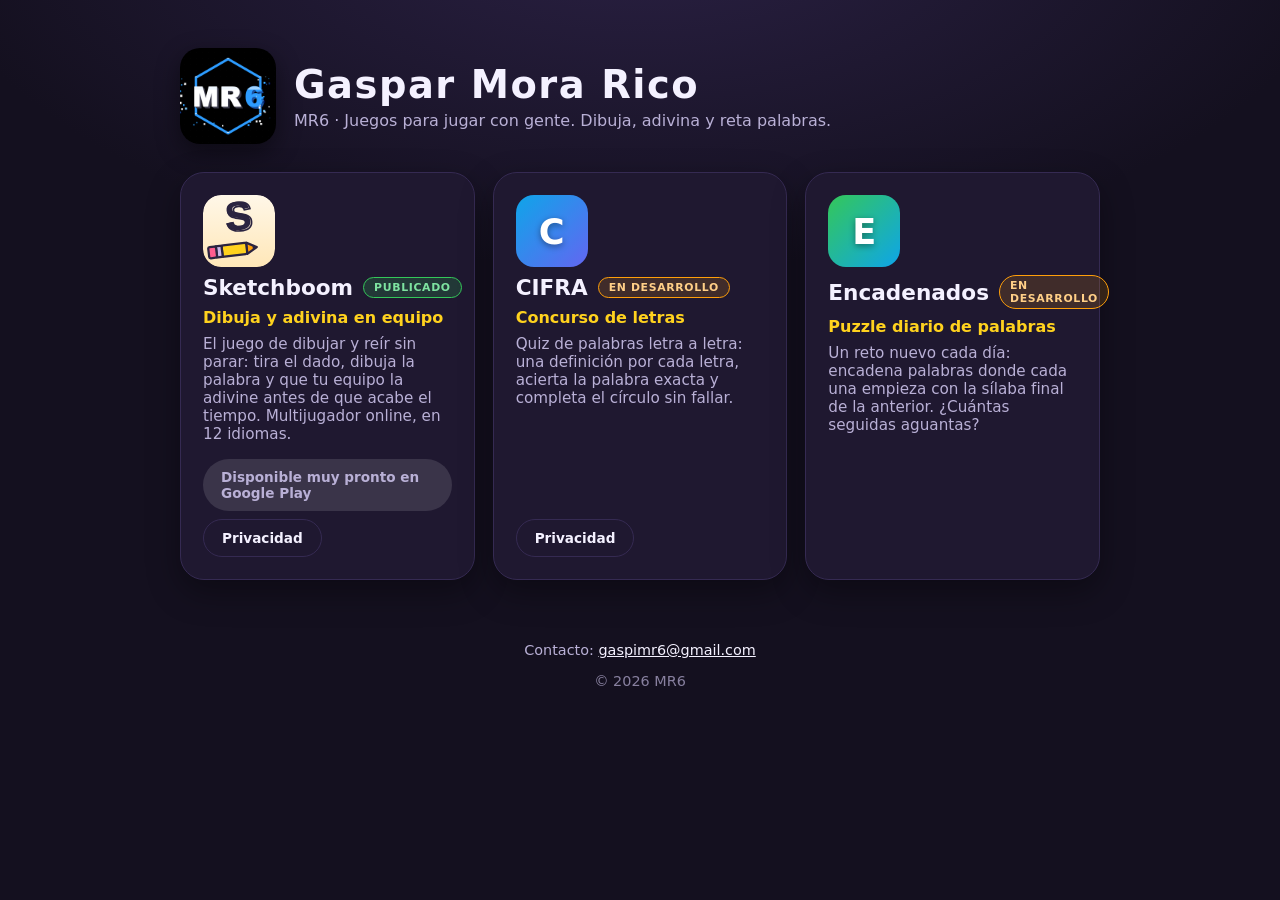
<file: index.html>
<!DOCTYPE html>
<html lang="es">
<head>
<meta charset="utf-8">
<meta name="viewport" content="width=device-width, initial-scale=1">
<title>MR6 · Juegos</title>
<meta name="description" content="Juegos de MR6: Sketchboom, CCifra y Encadenados.">
<link rel="icon" href="assets/mr6-icon.png">
<link rel="stylesheet" href="styles.css">
</head>
<body>
<header class="hero">
  <img class="brand-icon" src="assets/mr6-icon.png" alt="MR6" width="96" height="96">
  <div>
    <h1>Gaspar Mora Rico</h1>
    <p class="subtitle">MR6 · Juegos para jugar con gente. Dibuja, adivina y reta palabras.</p>
  </div>
</header>

<main>
  <div id="games" class="grid">
    <p class="loading">Cargando juegos…</p>
  </div>
</main>

<footer>
  <p>Contacto: <a href="mailto:gaspimr6@gmail.com">gaspimr6@gmail.com</a></p>
  <p class="copy">© 2026 MR6</p>
</footer>

<script src="app.js"></script>
</body>
</html>
</file>
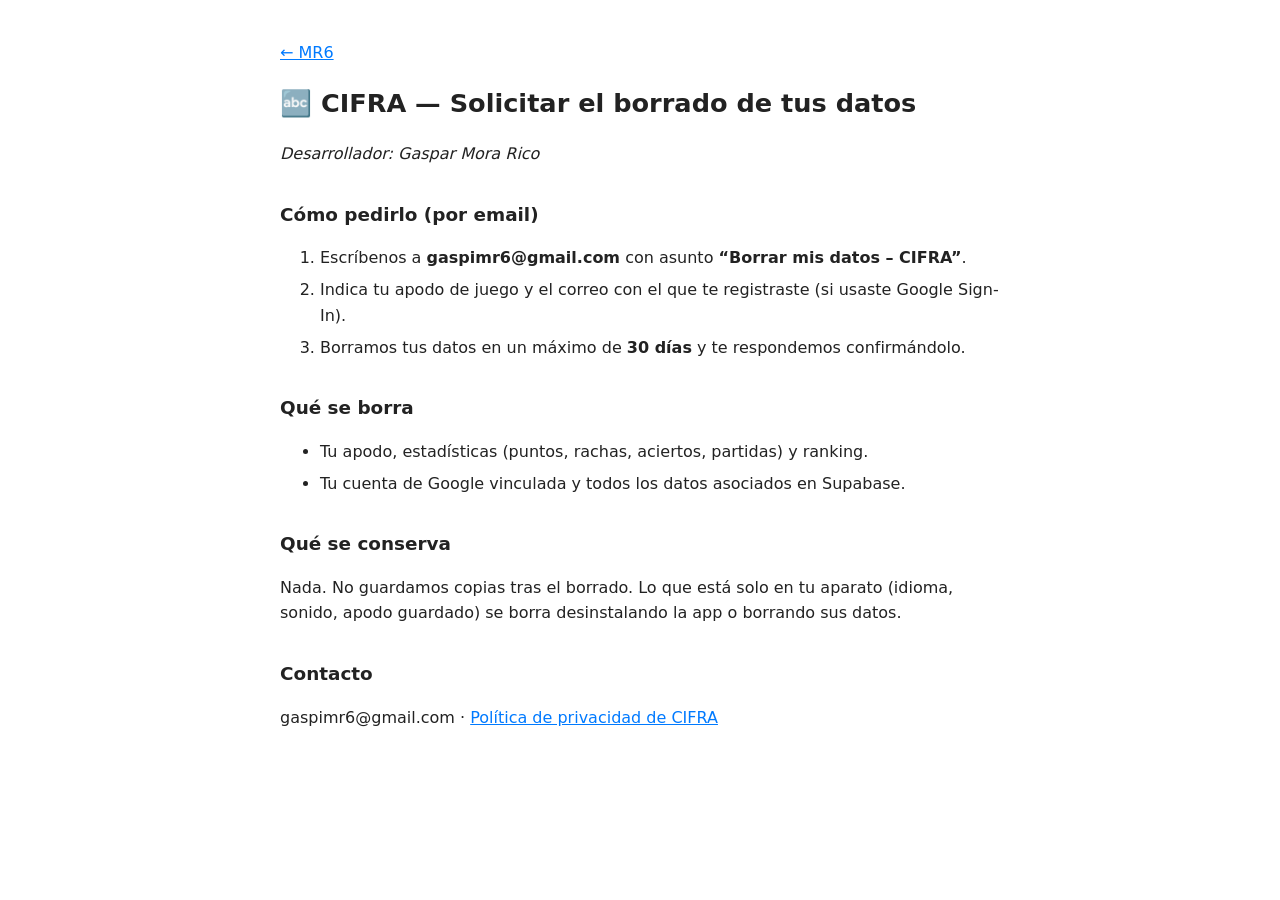
<file: cifra/borrar-datos.html>
<!DOCTYPE html>
<html lang="es">
<head>
<meta charset="utf-8">
<meta name="viewport" content="width=device-width, initial-scale=1">
<title>CIFRA — Solicitar el borrado de tus datos</title>
<style>
  body { font-family: system-ui, -apple-system, sans-serif; max-width: 720px; margin: 0 auto; padding: 24px 16px 64px; color: #222; line-height: 1.6; }
  h1 { font-size: 1.6rem; } h2 { font-size: 1.15rem; margin-top: 1.8em; }
  a { color: #007AFF; }
  ol li, ul li { margin-bottom: .4em; }
</style>
</head>
<body>
<p><a href="../index.html">← MR6</a></p>
<h1>🔤 CIFRA — Solicitar el borrado de tus datos</h1>
<p><em>Desarrollador: Gaspar Mora Rico</em></p>

<h2>Cómo pedirlo (por email)</h2>
<ol>
  <li>Escríbenos a <strong>gaspimr6@gmail.com</strong> con asunto <strong>“Borrar mis datos – CIFRA”</strong>.</li>
  <li>Indica tu apodo de juego y el correo con el que te registraste (si usaste Google Sign-In).</li>
  <li>Borramos tus datos en un máximo de <strong>30 días</strong> y te respondemos confirmándolo.</li>
</ol>

<h2>Qué se borra</h2>
<ul>
  <li>Tu apodo, estadísticas (puntos, rachas, aciertos, partidas) y ranking.</li>
  <li>Tu cuenta de Google vinculada y todos los datos asociados en Supabase.</li>
</ul>

<h2>Qué se conserva</h2>
<p>Nada. No guardamos copias tras el borrado. Lo que está solo en tu aparato (idioma, sonido, apodo guardado) se borra desinstalando la app o borrando sus datos.</p>

<h2>Contacto</h2>
<p>gaspimr6@gmail.com · <a href="privacy-policy.html">Política de privacidad de CIFRA</a></p>
</body>
</html>
</file>
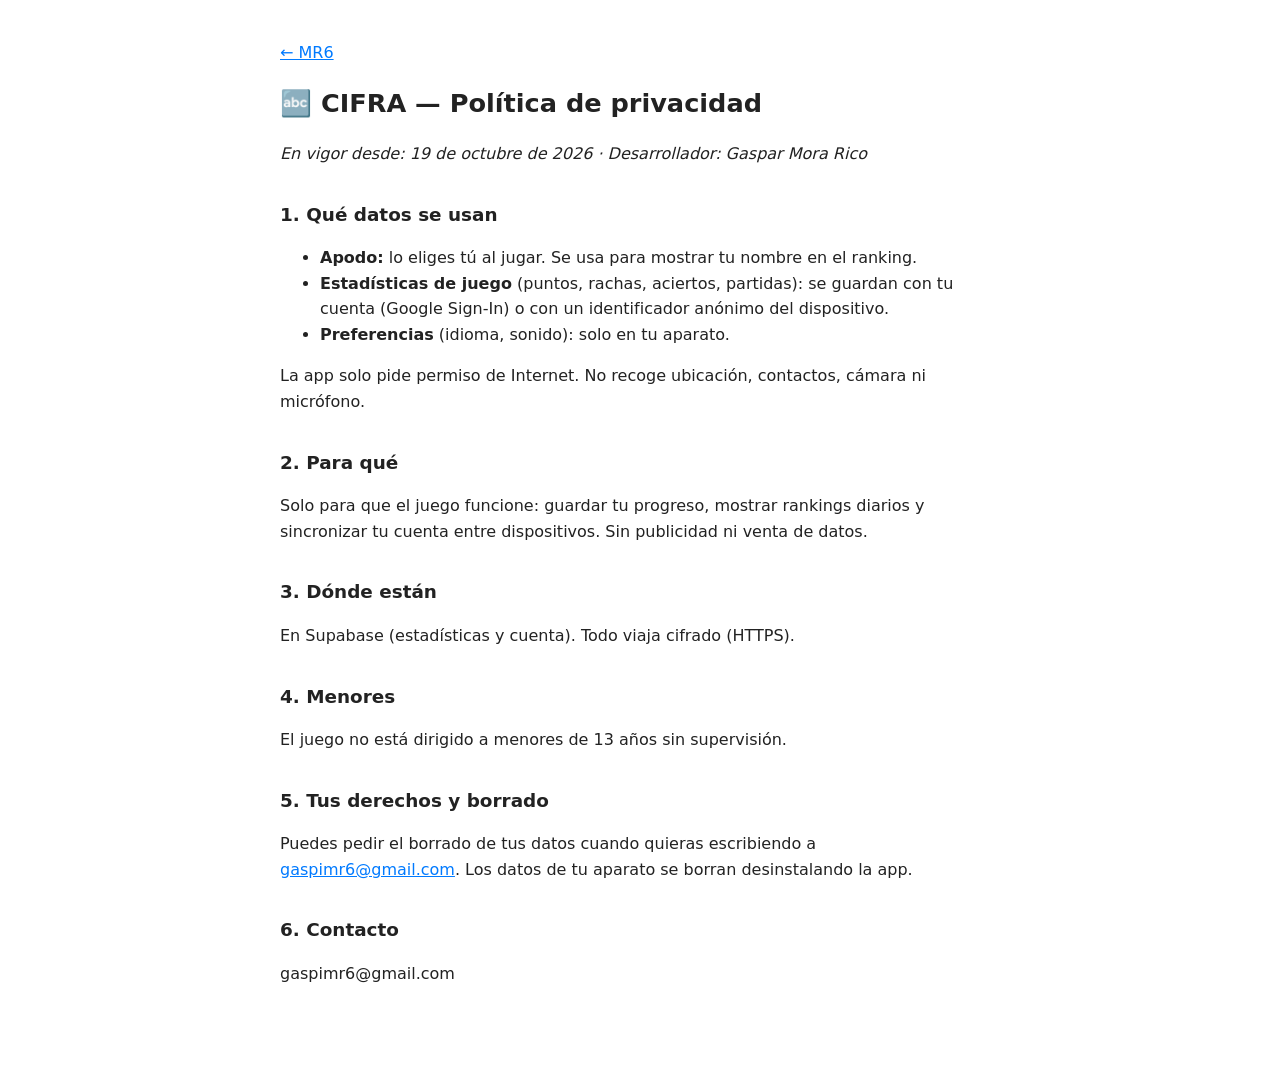
<file: cifra/privacy-policy.html>
<!DOCTYPE html>
<html lang="es">
<head>
<meta charset="utf-8">
<meta name="viewport" content="width=device-width, initial-scale=1">
<title>CIFRA — Política de privacidad</title>
<style>
  body { font-family: system-ui, -apple-system, sans-serif; max-width: 720px; margin: 0 auto; padding: 24px 16px 64px; color: #222; line-height: 1.6; }
  h1 { font-size: 1.6rem; } h2 { font-size: 1.15rem; margin-top: 1.8em; }
  a { color: #007AFF; }
</style>
</head>
<body>
<p><a href="../index.html">← MR6</a></p>
<h1>🔤 CIFRA — Política de privacidad</h1>
<p><em>En vigor desde: 19 de octubre de 2026 · Desarrollador: Gaspar Mora Rico</em></p>

<h2>1. Qué datos se usan</h2>
<ul>
  <li><strong>Apodo:</strong> lo eliges tú al jugar. Se usa para mostrar tu nombre en el ranking.</li>
  <li><strong>Estadísticas de juego</strong> (puntos, rachas, aciertos, partidas): se guardan con tu cuenta (Google Sign-In) o con un identificador anónimo del dispositivo.</li>
  <li><strong>Preferencias</strong> (idioma, sonido): solo en tu aparato.</li>
</ul>
<p>La app solo pide permiso de Internet. No recoge ubicación, contactos, cámara ni micrófono.</p>

<h2>2. Para qué</h2>
<p>Solo para que el juego funcione: guardar tu progreso, mostrar rankings diarios y sincronizar tu cuenta entre dispositivos. Sin publicidad ni venta de datos.</p>

<h2>3. Dónde están</h2>
<p>En Supabase (estadísticas y cuenta). Todo viaja cifrado (HTTPS).</p>

<h2>4. Menores</h2>
<p>El juego no está dirigido a menores de 13 años sin supervisión.</p>

<h2>5. Tus derechos y borrado</h2>
<p>Puedes pedir el borrado de tus datos cuando quieras escribiendo a <a href="mailto:gaspimr6@gmail.com">gaspimr6@gmail.com</a>. Los datos de tu aparato se borran desinstalando la app.</p>

<h2>6. Contacto</h2>
<p>gaspimr6@gmail.com</p>
</body>
</html>
</file>
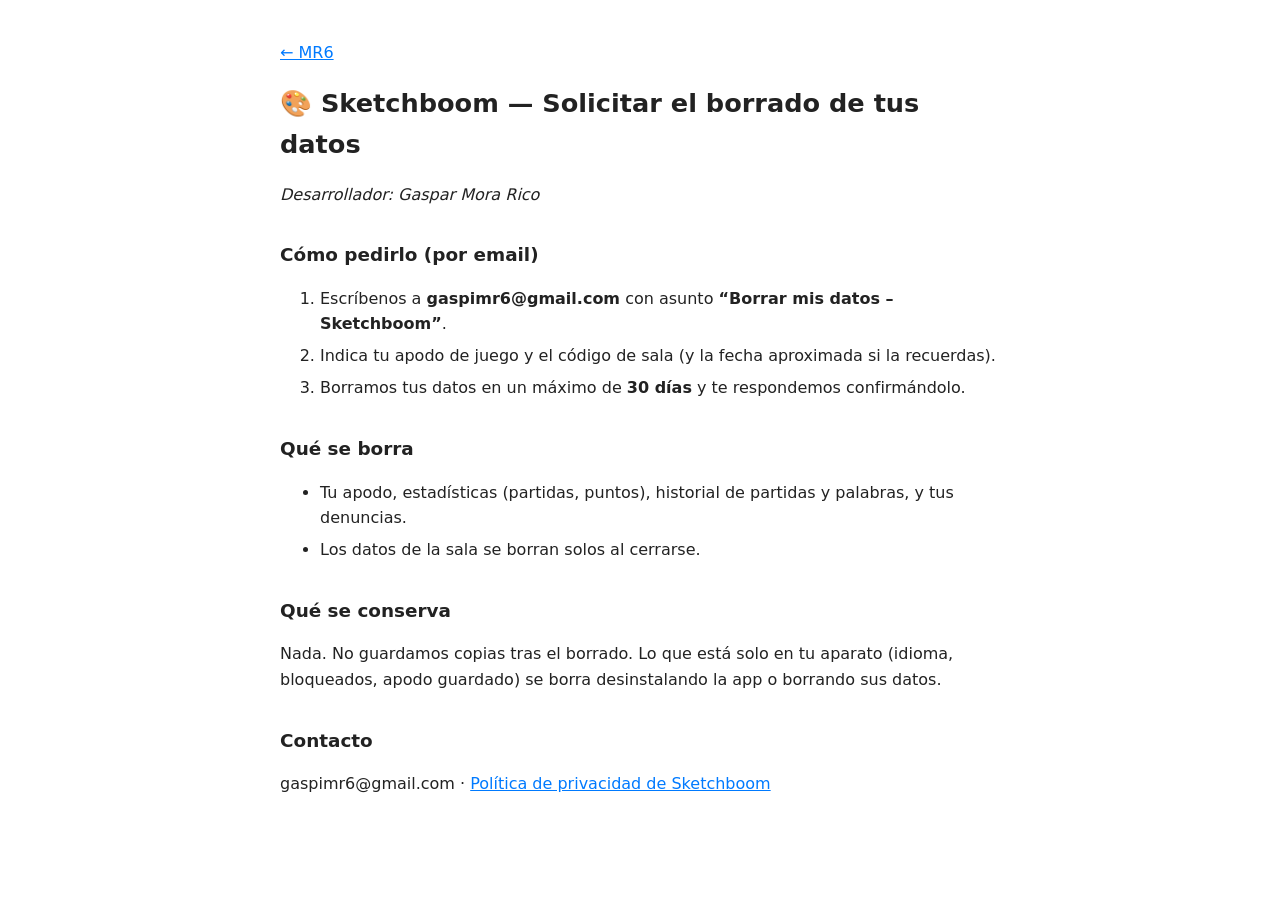
<file: sketchboom/borrar-datos.html>
<!DOCTYPE html>
<html lang="es">
<head>
<meta charset="utf-8">
<meta name="viewport" content="width=device-width, initial-scale=1">
<title>Sketchboom — Solicitar el borrado de tus datos</title>
<style>
  body { font-family: system-ui, -apple-system, sans-serif; max-width: 720px; margin: 0 auto; padding: 24px 16px 64px; color: #222; line-height: 1.6; }
  h1 { font-size: 1.6rem; } h2 { font-size: 1.15rem; margin-top: 1.8em; }
  a { color: #007AFF; }
  ol li, ul li { margin-bottom: .4em; }
</style>
</head>
<body>
<p><a href="../index.html">← MR6</a></p>
<h1>🎨 Sketchboom — Solicitar el borrado de tus datos</h1>
<p><em>Desarrollador: Gaspar Mora Rico</em></p>

<h2>Cómo pedirlo (por email)</h2>
<ol>
  <li>Escríbenos a <strong>gaspimr6@gmail.com</strong> con asunto <strong>“Borrar mis datos – Sketchboom”</strong>.</li>
  <li>Indica tu apodo de juego y el código de sala (y la fecha aproximada si la recuerdas).</li>
  <li>Borramos tus datos en un máximo de <strong>30 días</strong> y te respondemos confirmándolo.</li>
</ol>

<h2>Qué se borra</h2>
<ul>
  <li>Tu apodo, estadísticas (partidas, puntos), historial de partidas y palabras, y tus denuncias.</li>
  <li>Los datos de la sala se borran solos al cerrarse.</li>
</ul>

<h2>Qué se conserva</h2>
<p>Nada. No guardamos copias tras el borrado. Lo que está solo en tu aparato (idioma, bloqueados, apodo guardado) se borra desinstalando la app o borrando sus datos.</p>

<h2>Contacto</h2>
<p>gaspimr6@gmail.com · <a href="privacy-policy.html">Política de privacidad de Sketchboom</a></p>
</body>
</html>
</file>
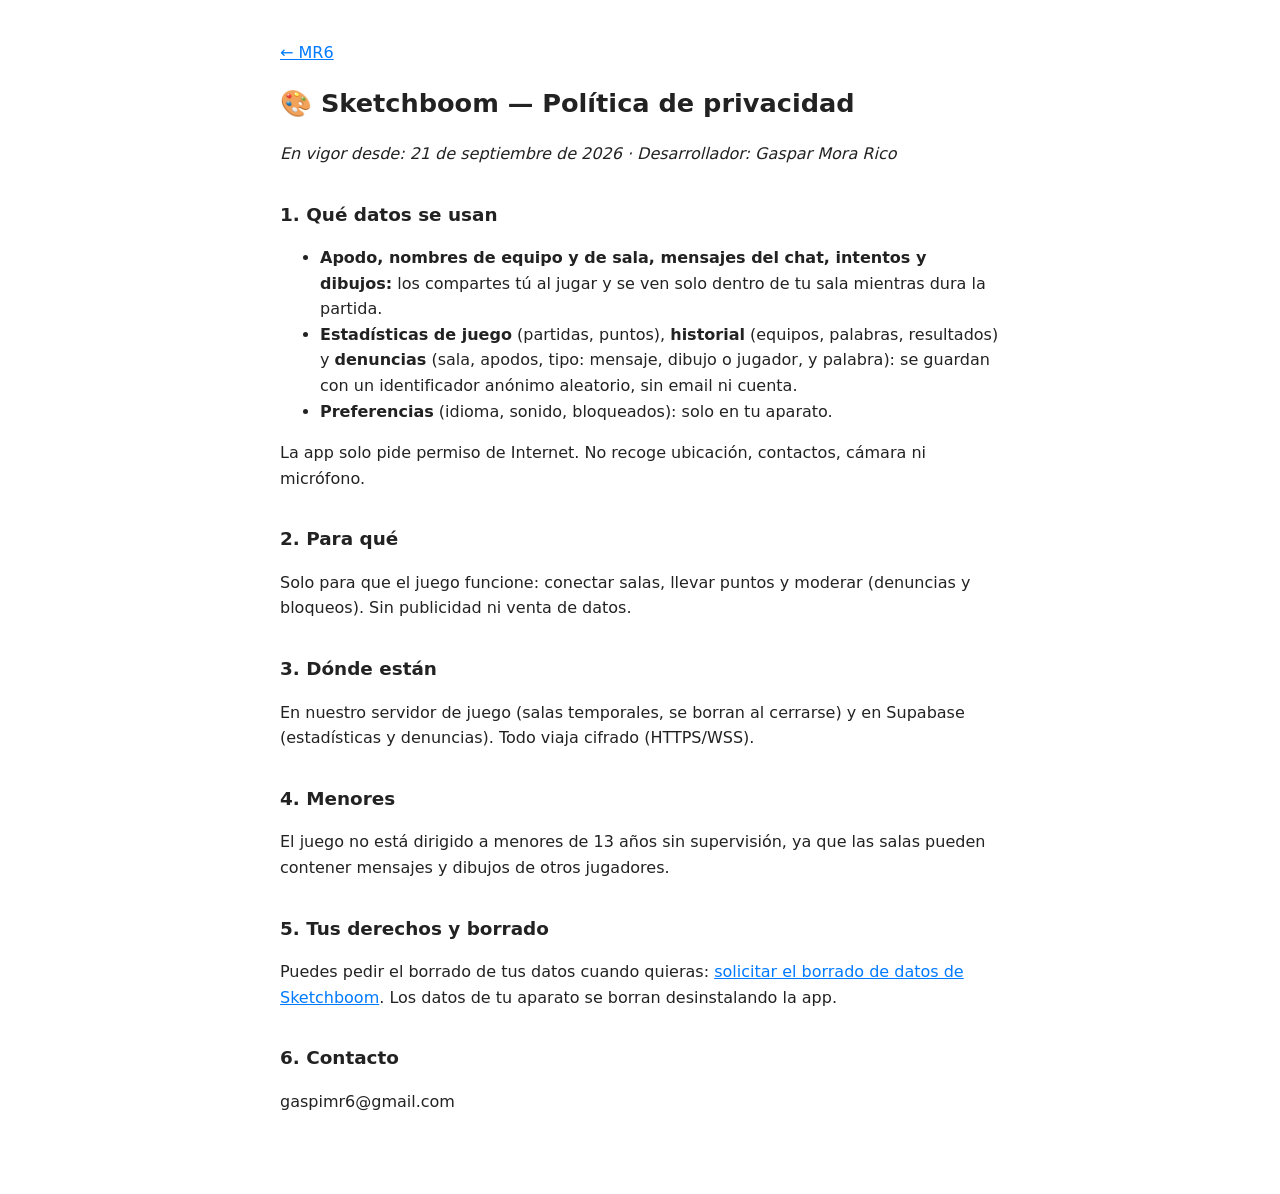
<file: sketchboom/privacy-policy.html>
<!DOCTYPE html>
<html lang="es">
<head>
<meta charset="utf-8">
<meta name="viewport" content="width=device-width, initial-scale=1">
<title>Sketchboom — Política de privacidad</title>
<style>
  body { font-family: system-ui, -apple-system, sans-serif; max-width: 720px; margin: 0 auto; padding: 24px 16px 64px; color: #222; line-height: 1.6; }
  h1 { font-size: 1.6rem; } h2 { font-size: 1.15rem; margin-top: 1.8em; }
  a { color: #007AFF; }
</style>
</head>
<body>
<p><a href="../index.html">← MR6</a></p>
<h1>🎨 Sketchboom — Política de privacidad</h1>
<p><em>En vigor desde: 21 de septiembre de 2026 · Desarrollador: Gaspar Mora Rico</em></p>

<h2>1. Qué datos se usan</h2>
<ul>
  <li><strong>Apodo, nombres de equipo y de sala, mensajes del chat, intentos y dibujos:</strong> los compartes tú al jugar y se ven solo dentro de tu sala mientras dura la partida.</li>
  <li><strong>Estadísticas de juego</strong> (partidas, puntos), <strong>historial</strong> (equipos, palabras, resultados) y <strong>denuncias</strong> (sala, apodos, tipo: mensaje, dibujo o jugador, y palabra): se guardan con un identificador anónimo aleatorio, sin email ni cuenta.</li>
  <li><strong>Preferencias</strong> (idioma, sonido, bloqueados): solo en tu aparato.</li>
</ul>
<p>La app solo pide permiso de Internet. No recoge ubicación, contactos, cámara ni micrófono.</p>

<h2>2. Para qué</h2>
<p>Solo para que el juego funcione: conectar salas, llevar puntos y moderar (denuncias y bloqueos). Sin publicidad ni venta de datos.</p>

<h2>3. Dónde están</h2>
<p>En nuestro servidor de juego (salas temporales, se borran al cerrarse) y en Supabase (estadísticas y denuncias). Todo viaja cifrado (HTTPS/WSS).</p>

<h2>4. Menores</h2>
<p>El juego no está dirigido a menores de 13 años sin supervisión, ya que las salas pueden contener mensajes y dibujos de otros jugadores.</p>

<h2>5. Tus derechos y borrado</h2>
<p>Puedes pedir el borrado de tus datos cuando quieras: <a href="borrar-datos.html">solicitar el borrado de datos de Sketchboom</a>. Los datos de tu aparato se borran desinstalando la app.</p>

<h2>6. Contacto</h2>
<p>gaspimr6@gmail.com</p>
</body>
</html>
</file>
<file: styles.css>
:root {
  --bg: #14101f;
  --card: #1f1830;
  --border: #352a52;
  --text: #f4f1ff;
  --muted: #b9b0d6;
  --accent: #ffd21e;
  --green: #34c759;
  --amber: #ff9f0a;
}
* { box-sizing: border-box; }
body {
  margin: 0;
  font-family: system-ui, -apple-system, "Segoe UI", sans-serif;
  background: radial-gradient(1200px 600px at 50% -10%, #2b2145 0%, var(--bg) 60%);
  color: var(--text);
  min-height: 100vh;
}
.hero {
  max-width: 960px;
  margin: 0 auto;
  padding: 48px 20px 8px;
  display: flex;
  align-items: center;
  gap: 18px;
}
.brand-icon { border-radius: 20px; box-shadow: 0 8px 24px rgba(0,0,0,.45); }
.hero h1 { margin: 0; font-size: 2.4rem; letter-spacing: .04em; }
.subtitle { margin: 4px 0 0; color: var(--muted); }
main { max-width: 960px; margin: 0 auto; padding: 20px; }
.grid {
  display: grid;
  grid-template-columns: repeat(auto-fit, minmax(260px, 1fr));
  gap: 18px;
}
.loading { color: var(--muted); }
.card {
  background: var(--card);
  border: 1px solid var(--border);
  border-radius: 24px;
  padding: 22px;
  display: flex;
  flex-direction: column;
  gap: 8px;
  box-shadow: 0 12px 32px rgba(0,0,0,.35);
}
.game-icon { width: 72px; height: 72px; border-radius: 18px; }
.game-letter {
  display: grid;
  place-items: center;
  font-size: 2.2rem;
  font-weight: 900;
  color: #fff;
  text-shadow: 0 2px 6px rgba(0,0,0,.4);
}
.card-head { display: flex; align-items: center; gap: 10px; }
.card-head h2 { margin: 0; font-size: 1.35rem; }
.badge {
  font-size: .68rem;
  font-weight: 800;
  text-transform: uppercase;
  letter-spacing: .06em;
  padding: 3px 10px;
  border-radius: 999px;
}
.badge-publicado { background: rgba(52,199,89,.18); color: #7ee2a0; border: 1px solid var(--green); }
.badge-desarrollo { background: rgba(255,159,10,.15); color: #ffcf87; border: 1px solid var(--amber); }
.tagline { margin: 0; font-weight: 700; color: var(--accent); }
.desc { margin: 0; color: var(--muted); font-size: .95rem; flex: 1; }
.actions { display: flex; flex-wrap: wrap; gap: 8px; margin-top: 8px; }
.btn {
  display: inline-block;
  padding: 10px 18px;
  border-radius: 999px;
  font-weight: 800;
  font-size: .85rem;
  text-decoration: none;
}
.btn-store { background: #fff; color: #111; }
.btn-soon { background: rgba(255,255,255,.12); color: var(--muted); }
.btn-ghost { border: 1px solid var(--border); color: var(--text); }
footer {
  max-width: 960px;
  margin: 0 auto;
  padding: 28px 20px 48px;
  color: var(--muted);
  font-size: .9rem;
  text-align: center;
}
footer a { color: var(--text); }
.copy { opacity: .7; }
@media (max-width: 480px) {
  .hero h1 { font-size: 1.8rem; }
}
</file>
